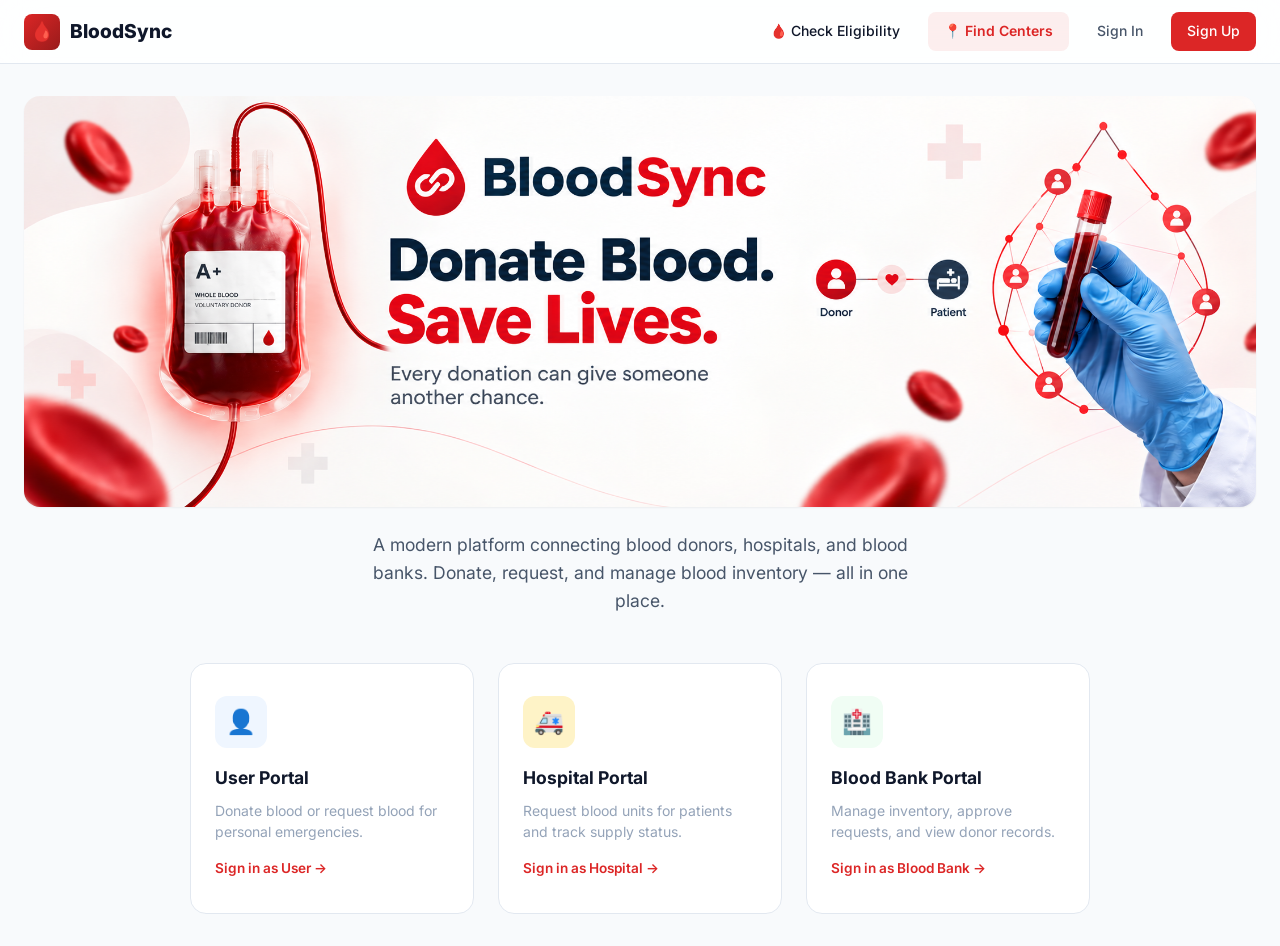
<file: index.html>
<!DOCTYPE html>
<html lang="en">
<head>
    <meta charset="UTF-8">
    <meta name="viewport" content="width=device-width, initial-scale=1.0">
    <title>BloodSync — Save Lives</title>
    <link rel="stylesheet" href="style.css">
</head>
<body>
    <!-- NAVBAR -->
    <nav class="navbar">
        <a href="index.html" class="navbar-brand">
            <div class="logo">🩸</div>
            BloodSync
        </a>
        <div class="navbar-actions">
            <a onclick="document.getElementById('eligibilityModal').style.display='flex'" class="nav-btn" style="cursor: pointer;">🩸 Check Eligibility</a>
            <a href="centers.php" class="nav-btn nav-btn-highlight">📍 Find Centers</a>
            <a href="login.html" class="nav-btn nav-btn-ghost">Sign In</a>
            <a href="register.html" class="nav-btn nav-btn-primary">Sign Up</a>
        </div>
    </nav>

    <!-- HERO -->
    <div class="page-wrapper">
        <section class="hero animate-in" style="padding: 0; background: none; margin-bottom: 40px; box-shadow: none;">
            <div class="hero-banner">
                <img src="banner.png" alt="BloodSync Donate Blood. Save Lives." style="width: 100%; height: auto; border-radius: var(--radius-lg); box-shadow: var(--shadow-sm); display: block;">
            </div>
            <div style="text-align: center; margin-top: 24px; max-width: 800px; margin-left: auto; margin-right: auto;">
                <p style="font-size: 1.1rem; color: var(--text-secondary); line-height: 1.6;">A modern platform connecting blood donors, hospitals, and blood banks. Donate, request, and manage blood inventory — all in one place.</p>
            </div>
        </section>

        <!-- PORTAL CARDS -->
        <div class="portal-grid">
            <a href="login.html?role=user" class="portal-card delay-1">
                <div class="portal-icon portal-icon-user">👤</div>
                <h3>User Portal</h3>
                <p>Donate blood or request blood for personal emergencies.</p>
                <div class="portal-arrow">Sign in as User →</div>
            </a>

            <a href="login.html?role=hospital" class="portal-card delay-2">
                <div class="portal-icon portal-icon-hospital">🚑</div>
                <h3>Hospital Portal</h3>
                <p>Request blood units for patients and track supply status.</p>
                <div class="portal-arrow">Sign in as Hospital →</div>
            </a>

            <a href="login.html?role=bank" class="portal-card delay-3">
                <div class="portal-icon portal-icon-bank">🏥</div>
                <h3>Blood Bank Portal</h3>
                <p>Manage inventory, approve requests, and view donor records.</p>
                <div class="portal-arrow">Sign in as Blood Bank →</div>
            </a>
        </div>
    </div>

    <!-- Eligibility Modal -->
    <div id="eligibilityModal" style="display:none; position:fixed; top:0; left:0; width:100%; height:100%; background:rgba(0,0,0,0.55); z-index:1001; align-items:center; justify-content:center;">
        <div style="width: 500px; max-width: 92%; background: var(--bg); margin:auto; border-radius: var(--radius-lg); box-shadow: 0 20px 25px -5px rgba(0, 0, 0, 0.2); overflow: hidden; display: flex; flex-direction: column;">
            <div style="display:flex; justify-content:space-between; align-items:center; padding: 16px 24px; border-bottom:1px solid var(--border); background: var(--surface);">
                <h2 style="margin:0; font-size:1.15rem; display:flex; align-items:center; gap:8px;">
                    <span>🩸</span> Blood Compatibility
                </h2>
                <button onclick="document.getElementById('eligibilityModal').style.display='none'" style="background:none; border:none; cursor:pointer; font-size:1.5rem; color:var(--text-muted);">&times;</button>
            </div>
            <div style="padding: 20px 24px; max-height:400px; overflow-y:auto; background: var(--surface);">
                <table style="width:100%; border-collapse:collapse; font-size:14px;">
                    <thead>
                        <tr style="background:var(--surface-alt); text-align:left;">
                            <th style="padding:10px; border-bottom:2px solid var(--border);">Blood Type</th>
                            <th style="padding:10px; border-bottom:2px solid var(--border);">Can Donate To</th>
                            <th style="padding:10px; border-bottom:2px solid var(--border);">Can Receive From</th>
                        </tr>
                    </thead>
                    <tbody>
                        <tr><td style="padding:10px; border-bottom:1px solid var(--border); font-weight:bold; color:#dc2626;">O-</td><td style="padding:10px; border-bottom:1px solid var(--border);">All</td><td style="padding:10px; border-bottom:1px solid var(--border);">O-</td></tr>
                        <tr><td style="padding:10px; border-bottom:1px solid var(--border); font-weight:bold; color:#dc2626;">O+</td><td style="padding:10px; border-bottom:1px solid var(--border);">O+, A+, B+, AB+</td><td style="padding:10px; border-bottom:1px solid var(--border);">O+, O-</td></tr>
                        <tr><td style="padding:10px; border-bottom:1px solid var(--border); font-weight:bold; color:#dc2626;">A-</td><td style="padding:10px; border-bottom:1px solid var(--border);">A-, A+, AB-, AB+</td><td style="padding:10px; border-bottom:1px solid var(--border);">A-, O-</td></tr>
                        <tr><td style="padding:10px; border-bottom:1px solid var(--border); font-weight:bold; color:#dc2626;">A+</td><td style="padding:10px; border-bottom:1px solid var(--border);">A+, AB+</td><td style="padding:10px; border-bottom:1px solid var(--border);">A+, A-, O+, O-</td></tr>
                        <tr><td style="padding:10px; border-bottom:1px solid var(--border); font-weight:bold; color:#dc2626;">B-</td><td style="padding:10px; border-bottom:1px solid var(--border);">B-, B+, AB-, AB+</td><td style="padding:10px; border-bottom:1px solid var(--border);">B-, O-</td></tr>
                        <tr><td style="padding:10px; border-bottom:1px solid var(--border); font-weight:bold; color:#dc2626;">B+</td><td style="padding:10px; border-bottom:1px solid var(--border);">B+, AB+</td><td style="padding:10px; border-bottom:1px solid var(--border);">B+, B-, O+, O-</td></tr>
                        <tr><td style="padding:10px; border-bottom:1px solid var(--border); font-weight:bold; color:#dc2626;">AB-</td><td style="padding:10px; border-bottom:1px solid var(--border);">AB-, AB+</td><td style="padding:10px; border-bottom:1px solid var(--border);">AB-, A-, B-, O-</td></tr>
                        <tr><td style="padding:10px; border-bottom:1px solid var(--border); font-weight:bold; color:#dc2626;">AB+</td><td style="padding:10px; border-bottom:1px solid var(--border);">AB+</td><td style="padding:10px; border-bottom:1px solid var(--border);">All</td></tr>
                    </tbody>
                </table>
            </div>
            <div style="padding:16px 24px; border-top:1px solid var(--border); background: var(--surface); text-align:right;">
                <button type="button" class="nav-btn" style="border: 1px solid var(--border); background: transparent; cursor: pointer; color: var(--text);" onclick="document.getElementById('eligibilityModal').style.display='none'">Got it</button>
            </div>
        </div>
    </div>
</body>
</html>
</file>
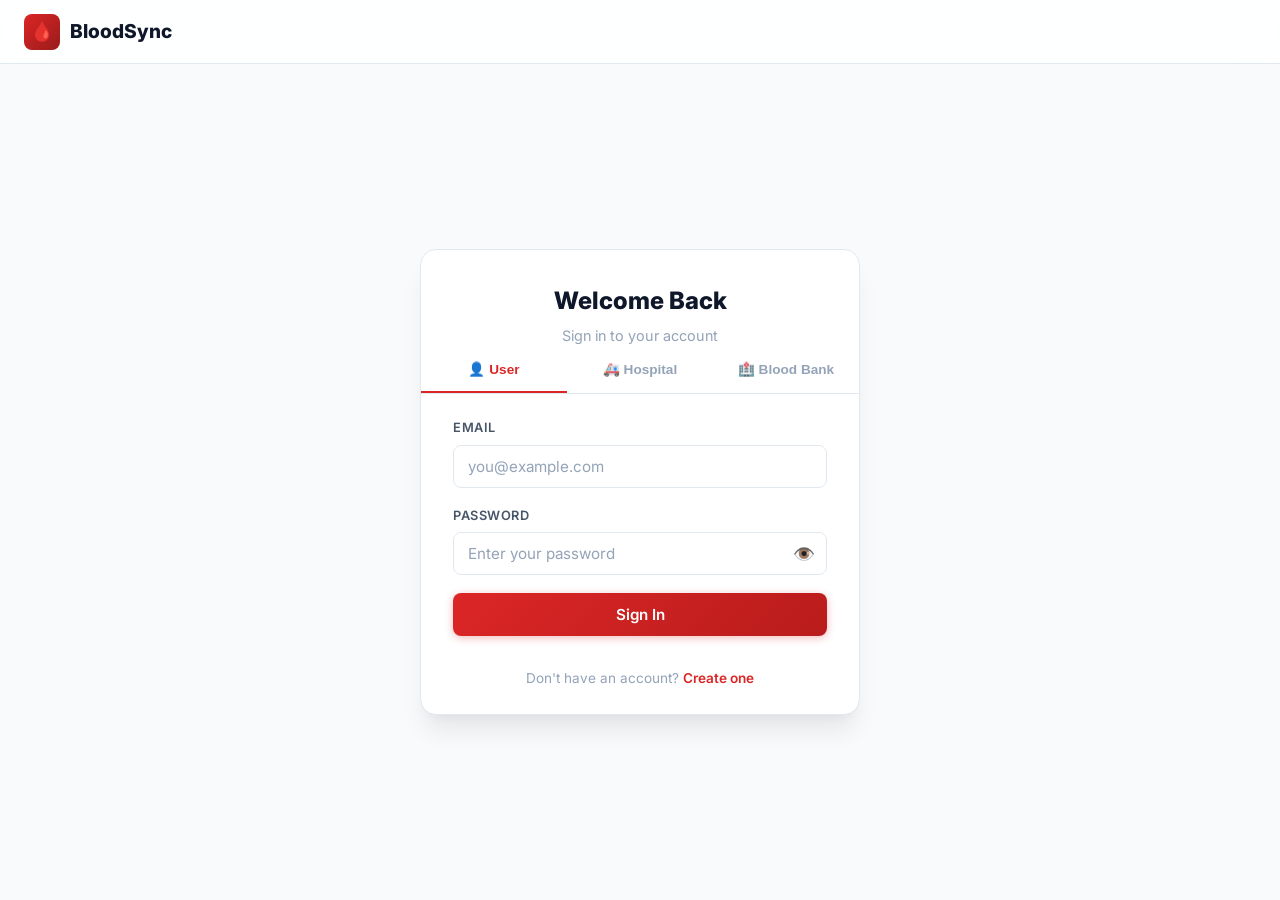
<file: login.html>
<!DOCTYPE html>
<html lang="en">
<head>
    <meta charset="UTF-8">
    <meta name="viewport" content="width=device-width, initial-scale=1.0">
    <title>Login — BloodSync</title>
    <link rel="stylesheet" href="style.css">
    <style>
        .auth-wrapper { display: flex; align-items: center; justify-content: center; min-height: calc(100vh - 64px); padding: 24px; }
        .auth-card { background: var(--surface); border: 1px solid var(--border); border-radius: var(--radius-lg); width: 100%; max-width: 440px; overflow: hidden; box-shadow: var(--shadow-lg); }
        .auth-header { padding: 32px 32px 0; text-align: center; }
        .auth-header h1 { font-size: 1.5rem; font-weight: 800; margin-bottom: 4px; }
        .auth-header p { color: var(--text-muted); font-size: 0.9rem; }
        .auth-body { padding: 24px 32px 32px; }
        .role-tabs { display: flex; border-bottom: 1px solid var(--border); }
        .role-tab { flex: 1; padding: 14px; text-align: center; font-size: 0.85rem; font-weight: 600; cursor: pointer; border-bottom: 2px solid transparent; color: var(--text-muted); transition: all 0.2s; background: none; border-top: none; border-left: none; border-right: none; }
        .role-tab.active { color: var(--primary); border-bottom-color: var(--primary); }
        .role-tab:hover { color: var(--text); }
        .auth-footer { text-align: center; padding-bottom: 24px; font-size: 0.85rem; color: var(--text-muted); }
        .auth-footer a { color: var(--primary); text-decoration: none; font-weight: 600; }
        .auth-footer a:hover { text-decoration: underline; }
        .error-msg { background: var(--danger-bg); color: var(--danger); border: 1px solid var(--danger-border); padding: 10px 14px; border-radius: var(--radius-sm); font-size: 0.85rem; margin-bottom: 16px; text-align: center; }
    </style>
</head>
<body>
    <nav class="navbar">
        <a href="index.html" class="navbar-brand">
            <div class="logo">🩸</div>
            BloodSync
        </a>
    </nav>

    <div class="auth-wrapper">
        <div class="auth-card animate-in">
            <div class="auth-header">
                <h1>Welcome Back</h1>
                <p>Sign in to your account</p>
            </div>

            <!-- ROLE TABS -->
            <div class="role-tabs" id="roleTabs">
                <button class="role-tab active" onclick="setRole('user', this)">👤 User</button>
                <button class="role-tab" onclick="setRole('hospital', this)">🚑 Hospital</button>
                <button class="role-tab" onclick="setRole('bank', this)">🏥 Blood Bank</button>
            </div>

            <div class="auth-body">
                <div id="error-box" style="display:none;" class="error-msg"></div>
                <form method="POST" action="auth.php" id="loginForm">
                    <input type="hidden" name="role" id="roleField" value="user">
                    <div class="form-group">
                        <label class="form-label">Email</label>
                        <input type="email" name="email" class="form-input" placeholder="you@example.com" required>
                    </div>
                    <div class="form-group">
                        <label class="form-label">Password</label>
                        <div class="password-wrapper">
                            <input type="password" name="password" id="loginPassword" class="form-input" placeholder="Enter your password" required>
                            <button type="button" class="password-toggle" onclick="togglePassword('loginPassword', this)" title="Toggle password visibility">👁️</button>
                        </div>
                    </div>
                    <button type="submit" class="btn btn-primary">Sign In</button>
                </form>
            </div>

            <div class="auth-footer">
                Don't have an account? <a href="register.html" id="registerLink">Create one</a>
            </div>
        </div>
    </div>

    <script>
        const params = new URLSearchParams(window.location.search);
        const roleNames = { user: '👤 User', hospital: '🚑 Hospital', bank: '🏥 Blood Bank' };

        if (params.get('error')) {
            document.getElementById('error-box').style.display = 'block';
            document.getElementById('error-box').innerText = decodeURIComponent(params.get('error'));
        }

        // If role is specified in URL → hide tabs, lock to that role
        const fixedRole = params.get('role');
        if (fixedRole && roleNames[fixedRole]) {
            document.getElementById('roleTabs').style.display = 'none';
            document.getElementById('roleField').value = fixedRole;
            document.querySelector('.auth-header h1').innerText = (roleNames[fixedRole] || '') + ' Sign In';
            document.querySelector('.auth-header p').innerText = 'Sign in to your ' + fixedRole + ' account';
            document.getElementById('registerLink').href = 'register.html?role=' + fixedRole;
        }

        function setRole(role, btn) {
            document.getElementById('roleField').value = role;
            document.querySelectorAll('.role-tab').forEach(t => t.classList.remove('active'));
            if (btn) btn.classList.add('active');
            else {
                const tabs = document.querySelectorAll('.role-tab');
                if (role === 'user') tabs[0].classList.add('active');
                if (role === 'hospital') tabs[1].classList.add('active');
                if (role === 'bank') tabs[2].classList.add('active');
            }
        }

        function togglePassword(inputId, btn) {
            const input = document.getElementById(inputId);
            if (input.type === 'password') {
                input.type = 'text';
                btn.innerText = '🙈';
            } else {
                input.type = 'password';
                btn.innerText = '👁️';
            }
        }
    </script>
</body>
</html>
</file>
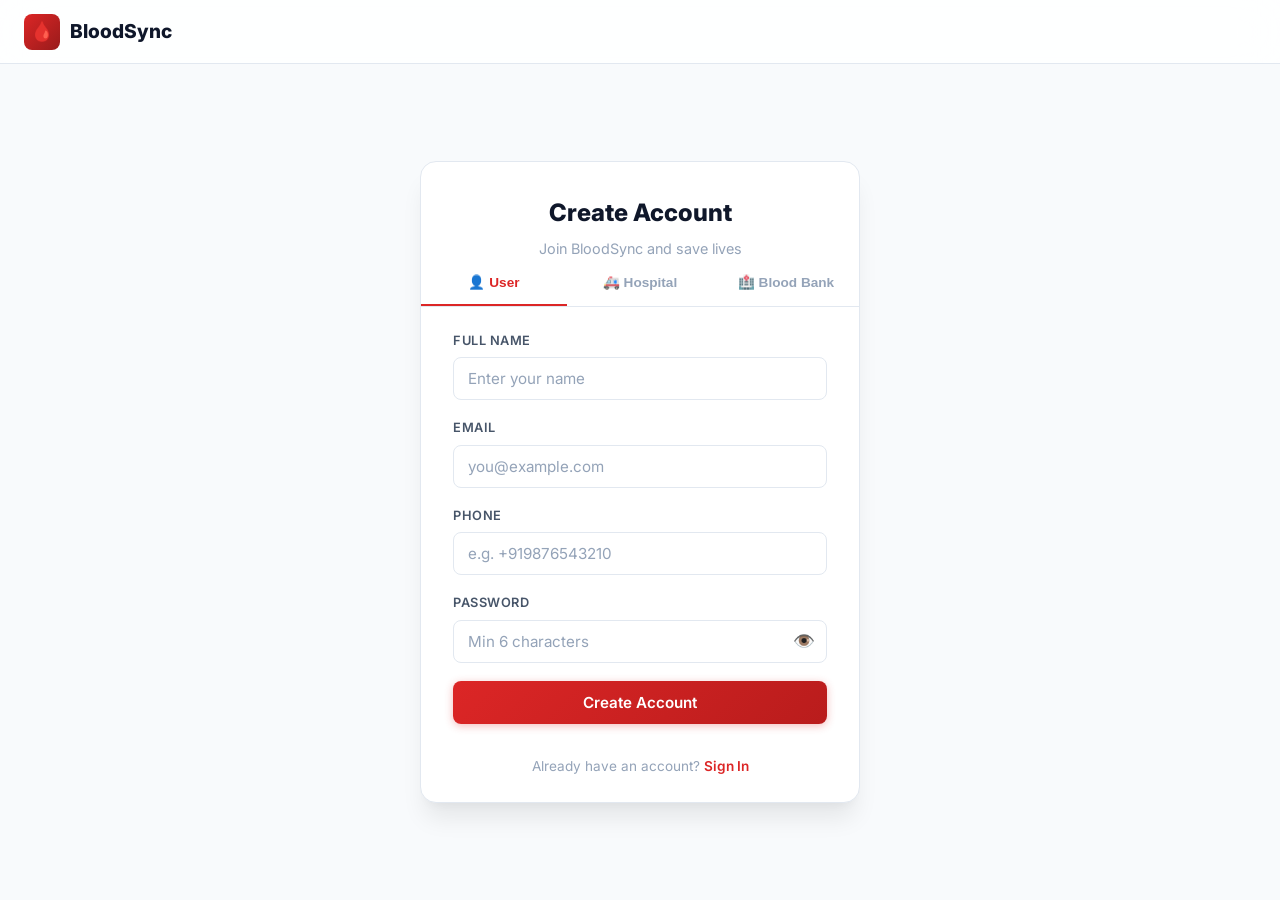
<file: register.html>
<!DOCTYPE html>
<html lang="en">
<head>
    <meta charset="UTF-8">
    <meta name="viewport" content="width=device-width, initial-scale=1.0">
    <title>Register — BloodSync</title>
    <link rel="stylesheet" href="style.css">
    <style>
        .auth-wrapper { display: flex; align-items: center; justify-content: center; min-height: calc(100vh - 64px); padding: 24px; }
        .auth-card { background: var(--surface); border: 1px solid var(--border); border-radius: var(--radius-lg); width: 100%; max-width: 440px; overflow: hidden; box-shadow: var(--shadow-lg); }
        .auth-header { padding: 32px 32px 0; text-align: center; }
        .auth-header h1 { font-size: 1.5rem; font-weight: 800; margin-bottom: 4px; }
        .auth-header p { color: var(--text-muted); font-size: 0.9rem; }
        .auth-body { padding: 24px 32px 32px; }
        .role-tabs { display: flex; border-bottom: 1px solid var(--border); }
        .role-tab { flex: 1; padding: 14px; text-align: center; font-size: 0.85rem; font-weight: 600; cursor: pointer; border-bottom: 2px solid transparent; color: var(--text-muted); transition: all 0.2s; background: none; border-top: none; border-left: none; border-right: none; }
        .role-tab.active { color: var(--primary); border-bottom-color: var(--primary); }
        .role-tab:hover { color: var(--text); }
        .auth-footer { text-align: center; padding-bottom: 24px; font-size: 0.85rem; color: var(--text-muted); }
        .auth-footer a { color: var(--primary); text-decoration: none; font-weight: 600; }
        .auth-footer a:hover { text-decoration: underline; }
        .error-msg { background: var(--danger-bg); color: var(--danger); border: 1px solid var(--danger-border); padding: 10px 14px; border-radius: var(--radius-sm); font-size: 0.85rem; margin-bottom: 16px; text-align: center; }
    </style>
</head>
<body>
    <nav class="navbar">
        <a href="index.html" class="navbar-brand">
            <div class="logo">🩸</div>
            BloodSync
        </a>
    </nav>

    <div class="auth-wrapper">
        <div class="auth-card animate-in">
            <div class="auth-header">
                <h1>Create Account</h1>
                <p>Join BloodSync and save lives</p>
            </div>

            <div class="role-tabs" id="roleTabs">
                <button class="role-tab active" onclick="setRole('user', this)">👤 User</button>
                <button class="role-tab" onclick="setRole('hospital', this)">🚑 Hospital</button>
                <button class="role-tab" onclick="setRole('bank', this)">🏥 Blood Bank</button>
            </div>

            <div class="auth-body">
                <div id="error-box" style="display:none;" class="error-msg"></div>
                <form method="POST" action="register_handler.php">
                    <input type="hidden" name="role" id="roleField" value="user">
                    <div class="form-group">
                        <label class="form-label" id="nameLabel">Full Name</label>
                        <input type="text" name="name" class="form-input" id="nameInput" placeholder="Enter your name" required>
                    </div>
                    <div class="form-group">
                        <label class="form-label">Email</label>
                        <input type="email" name="email" class="form-input" placeholder="you@example.com" required>
                    </div>
                    <div class="form-group">
                        <label class="form-label">Phone</label>
                        <input type="text" name="phone" class="form-input" placeholder="e.g. +919876543210" required>
                    </div>
                    <div id="locationFields" style="display:none;">
                        <div class="form-group">
                            <label class="form-label">City</label>
                            <input type="text" name="city" class="form-input" id="cityInput" placeholder="e.g. Ahmedabad">
                        </div>
                        <div class="form-group">
                            <label class="form-label">Full Address</label>
                            <input type="text" name="address" class="form-input" id="addressInput" placeholder="Enter full address">
                        </div>
                    </div>
                    <div class="form-group">
                        <label class="form-label">Password</label>
                        <div class="password-wrapper">
                            <input type="password" name="password" id="registerPassword" class="form-input" placeholder="Min 6 characters" minlength="6" required>
                            <button type="button" class="password-toggle" onclick="togglePassword('registerPassword', this)" title="Toggle password visibility">👁️</button>
                        </div>
                    </div>
                    <button type="submit" class="btn btn-primary">Create Account</button>
                </form>
            </div>

            <div class="auth-footer">
                Already have an account? <a href="login.html" id="loginLink">Sign In</a>
            </div>
        </div>
    </div>

    <script>
        const params = new URLSearchParams(window.location.search);
        const roleNames = { user: '👤 User', hospital: '🚑 Hospital', bank: '🏥 Blood Bank' };

        if (params.get('error')) {
            document.getElementById('error-box').style.display = 'block';
            document.getElementById('error-box').innerText = decodeURIComponent(params.get('error'));
        }

        // If role is in URL → hide tabs, lock to that role
        const fixedRole = params.get('role');
        if (fixedRole && roleNames[fixedRole]) {
            document.getElementById('roleTabs').style.display = 'none';
            document.getElementById('roleField').value = fixedRole;
            document.querySelector('.auth-header h1').innerText = (roleNames[fixedRole] || '') + ' Registration';
            document.querySelector('.auth-header p').innerText = 'Create your ' + fixedRole + ' account';
            document.getElementById('loginLink').href = 'login.html?role=' + fixedRole;
            setRole(fixedRole, null);
        }

        function setRole(role, btn) {
            document.getElementById('roleField').value = role;
            document.querySelectorAll('.role-tab').forEach(t => t.classList.remove('active'));
            if (btn) btn.classList.add('active');
            else {
                const tabs = document.querySelectorAll('.role-tab');
                if (role === 'user') tabs[0].classList.add('active');
                if (role === 'hospital') tabs[1].classList.add('active');
                if (role === 'bank') tabs[2].classList.add('active');
            }
            // Update label and location fields
            const label = document.getElementById('nameLabel');
            const input = document.getElementById('nameInput');
            const locFields = document.getElementById('locationFields');
            const cityInput = document.getElementById('cityInput');
            const addrInput = document.getElementById('addressInput');

            if (role === 'hospital') { 
                label.innerText = 'Hospital Name'; input.placeholder = 'e.g. City General Hospital'; 
                locFields.style.display = 'block';
                cityInput.required = true; addrInput.required = true;
            } else if (role === 'bank') { 
                label.innerText = 'Blood Bank Name'; input.placeholder = 'e.g. Central Blood Bank'; 
                locFields.style.display = 'block';
                cityInput.required = true; addrInput.required = true;
            } else { 
                label.innerText = 'Full Name'; input.placeholder = 'Enter your name'; 
                locFields.style.display = 'none';
                cityInput.required = false; addrInput.required = false;
            }
        }

        function togglePassword(inputId, btn) {
            const input = document.getElementById(inputId);
            if (input.type === 'password') {
                input.type = 'text';
                btn.innerText = '🙈';
            } else {
                input.type = 'password';
                btn.innerText = '👁️';
            }
        }
    </script>
</body>
</html>
</file>
<file: style.css>
@import url('https://fonts.googleapis.com/css2?family=Inter:wght@300;400;500;600;700;800;900&display=swap');

/* ========== DESIGN SYSTEM ========== */
:root {
    --primary: #dc2626;
    --primary-hover: #b91c1c;
    --primary-light: #fef2f2;
    --primary-glow: rgba(220, 38, 38, 0.15);

    --bg: #f8fafc;
    --surface: #ffffff;
    --surface-hover: #f1f5f9;
    --text: #0f172a;
    --text-secondary: #475569;
    --text-muted: #94a3b8;
    --border: #e2e8f0;

    --success: #16a34a;
    --success-bg: #f0fdf4;
    --success-border: #bbf7d0;
    --warning: #ea580c;
    --warning-bg: #fff7ed;
    --warning-border: #fed7aa;
    --danger: #dc2626;
    --danger-bg: #fef2f2;
    --danger-border: #fecaca;
    --info: #2563eb;
    --info-bg: #eff6ff;
    --info-border: #bfdbfe;

    --radius-sm: 8px;
    --radius: 12px;
    --radius-lg: 16px;
    --radius-xl: 20px;
    --radius-full: 9999px;

    --shadow-sm: 0 1px 2px rgba(0,0,0,0.05);
    --shadow: 0 4px 6px -1px rgba(0,0,0,0.07), 0 2px 4px -2px rgba(0,0,0,0.05);
    --shadow-md: 0 10px 15px -3px rgba(0,0,0,0.08), 0 4px 6px -4px rgba(0,0,0,0.05);
    --shadow-lg: 0 20px 25px -5px rgba(0,0,0,0.08), 0 8px 10px -6px rgba(0,0,0,0.04);
    --shadow-glow: 0 0 40px rgba(220, 38, 38, 0.12);
}

/* ========== BASE ========== */
*, *::before, *::after {
    margin: 0; padding: 0; box-sizing: border-box;
}

html { scroll-behavior: smooth; }

body {
    font-family: 'Inter', -apple-system, BlinkMacSystemFont, sans-serif;
    background: var(--bg);
    color: var(--text);
    min-height: 100vh;
    line-height: 1.6;
    -webkit-font-smoothing: antialiased;
}

/* ========== NAVBAR ========== */
.navbar {
    background: rgba(255, 255, 255, 0.85);
    backdrop-filter: blur(20px);
    -webkit-backdrop-filter: blur(20px);
    border-bottom: 1px solid var(--border);
    padding: 0 24px;
    height: 64px;
    display: flex;
    align-items: center;
    justify-content: space-between;
    position: sticky;
    top: 0;
    z-index: 100;
}

.navbar-brand {
    display: flex;
    align-items: center;
    gap: 10px;
    text-decoration: none;
    font-weight: 800;
    font-size: 1.2rem;
    color: var(--text);
}

.navbar-brand .logo {
    width: 36px;
    height: 36px;
    background: linear-gradient(135deg, var(--primary) 0%, #991b1b 100%);
    border-radius: var(--radius-sm);
    display: flex;
    align-items: center;
    justify-content: center;
    color: white;
    font-size: 1.2rem;
}

.navbar-actions {
    display: flex;
    align-items: center;
    gap: 12px;
}

.nav-btn {
    padding: 8px 16px;
    border-radius: var(--radius-sm);
    text-decoration: none;
    font-weight: 500;
    font-size: 0.875rem;
    transition: all 0.2s;
    border: none;
    cursor: pointer;
    display: inline-flex;
    align-items: center;
    gap: 6px;
}

.nav-btn-ghost {
    background: transparent;
    color: var(--text-secondary);
}
.nav-btn-ghost:hover {
    background: var(--surface-hover);
    color: var(--text);
}

.nav-btn-primary {
    background: var(--primary);
    color: white;
}
.nav-btn-primary:hover {
    background: var(--primary-hover);
    box-shadow: var(--shadow-glow);
}

.nav-btn-highlight {
    background: rgba(220, 38, 38, 0.08);
    color: var(--primary) !important;
    font-weight: 600 !important;
}
.nav-btn-highlight:hover {
    background: rgba(220, 38, 38, 0.15);
}

.nav-btn-success {
    background: var(--success);
    color: white;
}
.nav-btn-success:hover {
    background: #15803d;
}

/* ========== LAYOUT ========== */
.page-wrapper {
    max-width: 1280px;
    margin: 0 auto;
    padding: 32px 24px;
}

.page-header {
    margin-bottom: 32px;
}

.page-header h1 {
    font-size: 1.875rem;
    font-weight: 800;
    color: var(--text);
    letter-spacing: -0.02em;
}

.page-header p {
    color: var(--text-muted);
    margin-top: 4px;
    font-size: 0.95rem;
}

/* ========== HERO (Landing Page) ========== */
.hero {
    text-align: center;
    padding: 80px 20px;
}

.hero-badge {
    display: inline-flex;
    align-items: center;
    gap: 6px;
    background: var(--primary-light);
    color: var(--primary);
    padding: 6px 14px;
    border-radius: var(--radius-full);
    font-size: 0.8rem;
    font-weight: 600;
    margin-bottom: 24px;
    border: 1px solid var(--danger-border);
}

.hero h1 {
    font-size: 3.5rem;
    font-weight: 900;
    color: var(--text);
    letter-spacing: -0.03em;
    line-height: 1.1;
    margin-bottom: 16px;
}

.hero h1 span {
    background: linear-gradient(135deg, var(--primary) 0%, #991b1b 100%);
    -webkit-background-clip: text;
    -webkit-text-fill-color: transparent;
    background-clip: text;
}

.hero p {
    font-size: 1.15rem;
    color: var(--text-secondary);
    max-width: 540px;
    margin: 0 auto 48px;
    line-height: 1.7;
}

/* ========== PORTAL CARDS ========== */
.portal-grid {
    display: grid;
    grid-template-columns: repeat(3, 1fr);
    gap: 24px;
    max-width: 900px;
    margin: 0 auto;
}

.portal-card {
    background: var(--surface);
    border: 1px solid var(--border);
    border-radius: var(--radius-lg);
    padding: 32px 24px;
    text-decoration: none;
    color: inherit;
    transition: all 0.3s cubic-bezier(0.4, 0, 0.2, 1);
    position: relative;
    overflow: hidden;
}

.portal-card::before {
    content: '';
    position: absolute;
    top: 0;
    left: 0;
    right: 0;
    height: 3px;
    background: linear-gradient(90deg, var(--primary) 0%, #f97316 100%);
    opacity: 0;
    transition: opacity 0.3s;
}

.portal-card:hover {
    border-color: var(--primary);
    box-shadow: var(--shadow-lg), var(--shadow-glow);
    transform: translateY(-4px);
}

.portal-card:hover::before {
    opacity: 1;
}

.portal-icon {
    width: 52px;
    height: 52px;
    border-radius: var(--radius);
    display: flex;
    align-items: center;
    justify-content: center;
    font-size: 1.5rem;
    margin-bottom: 16px;
}

.portal-icon-user { background: #eff6ff; }
.portal-icon-hospital { background: #fef3c7; }
.portal-icon-bank { background: #f0fdf4; }

.portal-card h3 {
    font-size: 1.1rem;
    font-weight: 700;
    margin-bottom: 8px;
    color: var(--text);
}

.portal-card p {
    font-size: 0.875rem;
    color: var(--text-muted);
    line-height: 1.5;
}

.portal-arrow {
    margin-top: 16px;
    color: var(--primary);
    font-size: 0.85rem;
    font-weight: 600;
    display: inline-flex;
    align-items: center;
    gap: 4px;
    transition: gap 0.2s;
}

.portal-card:hover .portal-arrow {
    gap: 8px;
}

/* ========== STATS ========== */
.stats-row {
    display: grid;
    grid-template-columns: repeat(auto-fit, minmax(220px, 1fr));
    gap: 20px;
    margin-bottom: 28px;
}

.stat-card {
    background: var(--surface);
    border: 1px solid var(--border);
    border-radius: var(--radius);
    padding: 24px;
    display: flex;
    align-items: flex-start;
    gap: 16px;
    transition: box-shadow 0.2s;
}

.stat-card:hover {
    box-shadow: var(--shadow-md);
}

.stat-icon {
    width: 44px;
    height: 44px;
    border-radius: var(--radius-sm);
    display: flex;
    align-items: center;
    justify-content: center;
    font-size: 1.2rem;
    flex-shrink: 0;
}

.stat-icon-blood { background: var(--danger-bg); }
.stat-icon-requests { background: var(--warning-bg); }
.stat-icon-donations { background: var(--success-bg); }

.stat-info h4 {
    font-size: 0.8rem;
    font-weight: 500;
    color: var(--text-muted);
    text-transform: uppercase;
    letter-spacing: 0.05em;
    margin-bottom: 4px;
}

.stat-info .stat-value {
    font-size: 1.75rem;
    font-weight: 800;
    color: var(--text);
    letter-spacing: -0.02em;
}

/* ========== PANELS / CARDS ========== */
.grid-2 {
    display: grid;
    grid-template-columns: repeat(auto-fit, minmax(380px, 1fr));
    gap: 24px;
}

.grid-3 {
    display: grid;
    grid-template-columns: repeat(auto-fit, minmax(320px, 1fr));
    gap: 24px;
}

.card {
    background: var(--surface);
    border: 1px solid var(--border);
    border-radius: var(--radius-lg);
    overflow: hidden;
    display: flex;
    flex-direction: column;
}

.card-header {
    padding: 20px 24px;
    border-bottom: 1px solid var(--border);
    display: flex;
    align-items: center;
    justify-content: space-between;
}

.card-header h2 {
    font-size: 1rem;
    font-weight: 700;
    color: var(--text);
    display: flex;
    align-items: center;
    gap: 8px;
}

.card-header-icon {
    width: 28px;
    height: 28px;
    border-radius: 6px;
    background: var(--primary-light);
    color: var(--primary);
    display: flex;
    align-items: center;
    justify-content: center;
    font-size: 0.85rem;
}

.card-body {
    padding: 20px 24px;
    flex: 1;
    overflow-y: auto;
    max-height: 450px;
}

/* ========== FORMS ========== */
.form-group {
    margin-bottom: 18px;
}

.form-label {
    display: block;
    font-size: 0.8rem;
    font-weight: 600;
    color: var(--text-secondary);
    margin-bottom: 6px;
    text-transform: uppercase;
    letter-spacing: 0.04em;
}

.form-input, .form-select {
    width: 100%;
    padding: 11px 14px;
    border: 1px solid var(--border);
    border-radius: var(--radius-sm);
    font-size: 0.95rem;
    font-family: inherit;
    color: var(--text);
    background: var(--surface);
    transition: all 0.2s;
    outline: none;
}

.form-input:focus, .form-select:focus {
    border-color: var(--primary);
    box-shadow: 0 0 0 3px var(--primary-glow);
}

.form-input::placeholder {
    color: var(--text-muted);
}

/* ========== PASSWORD TOGGLE ========== */
.password-wrapper {
    position: relative;
    display: block;
}

.password-toggle {
    position: absolute;
    right: 12px;
    top: 50%;
    transform: translateY(-50%);
    background: none;
    border: none;
    color: var(--text-muted);
    cursor: pointer;
    font-size: 1.1rem;
    padding: 0;
    display: flex;
    align-items: center;
    justify-content: center;
    transition: color 0.2s;
}

.password-toggle:hover {
    color: var(--text);
}

/* ========== CHECKBOX URGENT ========== */
.urgent-toggle {
    display: flex;
    align-items: center;
    gap: 12px;
    padding: 12px 16px;
    background: var(--danger-bg);
    border: 1px dashed var(--danger-border);
    border-radius: var(--radius-sm);
    cursor: pointer;
}

.urgent-toggle input[type="checkbox"] {
    width: 18px;
    height: 18px;
    accent-color: var(--danger);
}

.urgent-toggle span {
    font-size: 0.85rem;
    font-weight: 700;
    color: var(--danger);
    text-transform: uppercase;
    letter-spacing: 0.03em;
}

/* ========== BUTTONS ========== */
.btn {
    display: inline-flex;
    align-items: center;
    justify-content: center;
    gap: 8px;
    padding: 12px 20px;
    border: none;
    border-radius: var(--radius-sm);
    font-size: 0.95rem;
    font-weight: 600;
    font-family: inherit;
    cursor: pointer;
    transition: all 0.2s;
    width: 100%;
    text-decoration: none;
}

.btn:active { transform: scale(0.98); }

.btn-primary {
    background: linear-gradient(135deg, var(--primary) 0%, #b91c1c 100%);
    color: white;
    box-shadow: 0 2px 8px rgba(220, 38, 38, 0.3);
}
.btn-primary:hover {
    box-shadow: 0 4px 16px rgba(220, 38, 38, 0.4);
}

.btn-outline {
    background: transparent;
    border: 1px solid var(--border);
    color: var(--text-secondary);
}
.btn-outline:hover {
    background: var(--surface-hover);
    border-color: var(--text-muted);
}

.btn-success {
    background: linear-gradient(135deg, var(--success) 0%, #15803d 100%);
    color: white;
}

.btn-sm {
    padding: 6px 12px;
    font-size: 0.8rem;
    width: auto;
    border-radius: 6px;
}

/* ========== SEARCH / CONTROLS ========== */
.controls-bar {
    display: flex;
    gap: 10px;
    margin-bottom: 16px;
}

.controls-bar .form-input,
.controls-bar .form-select {
    padding: 9px 12px;
    font-size: 0.85rem;
}

/* ========== LIST ITEMS ========== */
.list-container {
    display: flex;
    flex-direction: column;
    gap: 10px;
}

.list-item {
    display: flex;
    align-items: center;
    justify-content: space-between;
    padding: 14px 16px;
    background: var(--bg);
    border: 1px solid transparent;
    border-radius: var(--radius-sm);
    transition: all 0.2s;
}

.list-item:hover {
    background: var(--surface-hover);
    border-color: var(--border);
}

.list-item.urgent-item {
    background: var(--danger-bg);
    border-color: var(--danger-border);
}

.list-item.critical-item {
    background: var(--danger-bg);
    border-color: var(--danger-border);
}

.list-item-left {
    display: flex;
    align-items: center;
    gap: 12px;
}

.blood-badge {
    width: 42px;
    height: 42px;
    border-radius: var(--radius-sm);
    display: flex;
    align-items: center;
    justify-content: center;
    font-weight: 800;
    font-size: 0.8rem;
    flex-shrink: 0;
    color: white;
}

.blood-badge-default { background: linear-gradient(135deg, var(--primary) 0%, #991b1b 100%); }

.list-item-info h4 {
    font-size: 0.9rem;
    font-weight: 600;
    color: var(--text);
}

.list-item-info p {
    font-size: 0.8rem;
    color: var(--text-muted);
    margin-top: 2px;
}

.list-item-right {
    display: flex;
    flex-direction: column;
    align-items: flex-end;
    gap: 6px;
}

.units-pill {
    background: var(--surface);
    border: 1px solid var(--border);
    padding: 4px 12px;
    border-radius: var(--radius-full);
    font-size: 0.8rem;
    font-weight: 700;
    color: var(--text);
}

/* ========== BADGES ========== */
.badge {
    display: inline-flex;
    align-items: center;
    padding: 3px 8px;
    border-radius: var(--radius-full);
    font-size: 0.7rem;
    font-weight: 700;
    text-transform: uppercase;
    letter-spacing: 0.04em;
}

.badge-pending { background: var(--warning-bg); color: var(--warning); border: 1px solid var(--warning-border); }
.badge-completed { background: var(--info-bg); color: var(--info); border: 1px solid var(--info-border); }
.badge-received { background: var(--success-bg); color: var(--success); border: 1px solid var(--success-border); }
.badge-urgent { background: var(--danger-bg); color: var(--danger); border: 1px solid var(--danger-border); }
.badge-critical { background: var(--danger-bg); color: var(--danger); border: 1px solid var(--danger-border); }
.badge-success { background: var(--success-bg); color: var(--success); border: 1px solid var(--success-border); }

/* ========== WHATSAPP LINK ========== */
.wa-link {
    color: #25D366;
    text-decoration: none;
    font-weight: 600;
    font-size: 0.8rem;
    display: inline-flex;
    align-items: center;
    gap: 3px;
}
.wa-link:hover { text-decoration: underline; }

/* ========== SUCCESS MESSAGE ========== */
.success-page {
    display: flex;
    align-items: center;
    justify-content: center;
    min-height: 100vh;
    padding: 24px;
}

.success-box {
    background: var(--surface);
    border: 1px solid var(--border);
    border-radius: var(--radius-lg);
    padding: 48px;
    text-align: center;
    max-width: 460px;
    box-shadow: var(--shadow-lg);
}

.success-box .success-icon {
    width: 64px;
    height: 64px;
    background: var(--success-bg);
    border-radius: 50%;
    display: flex;
    align-items: center;
    justify-content: center;
    font-size: 2rem;
    margin: 0 auto 20px;
}

.success-box h2 {
    font-size: 1.3rem;
    font-weight: 700;
    color: var(--text);
    margin-bottom: 8px;
}

.success-box p {
    color: var(--text-secondary);
    margin-bottom: 24px;
}

/* ========== SCROLLBAR ========== */
::-webkit-scrollbar { width: 6px; }
::-webkit-scrollbar-track { background: transparent; }
::-webkit-scrollbar-thumb { background: #cbd5e1; border-radius: 3px; }
::-webkit-scrollbar-thumb:hover { background: #94a3b8; }

/* ========== TIMESTAMP ========== */
.timestamp {
    font-size: 0.75rem;
    color: var(--text-muted);
}

/* ========== ANIMATIONS ========== */
@keyframes fadeUp {
    from { opacity: 0; transform: translateY(16px); }
    to { opacity: 1; transform: translateY(0); }
}

.animate-in { animation: fadeUp 0.5s ease-out forwards; }
.delay-1 { animation: fadeUp 0.5s ease-out 0.1s forwards; opacity: 0; }
.delay-2 { animation: fadeUp 0.5s ease-out 0.2s forwards; opacity: 0; }
.delay-3 { animation: fadeUp 0.5s ease-out 0.3s forwards; opacity: 0; }
.delay-4 { animation: fadeUp 0.5s ease-out 0.4s forwards; opacity: 0; }

/* ========== RESPONSIVE ========== */
@media (max-width: 768px) {
    .portal-grid { grid-template-columns: 1fr; }
    .hero h1 { font-size: 2.2rem; }
    .grid-2, .grid-3 { grid-template-columns: 1fr; }
    .stats-row { grid-template-columns: 1fr; }
    .navbar { padding: 0 16px; }
    .page-wrapper { padding: 20px 16px; }
}
</file>
